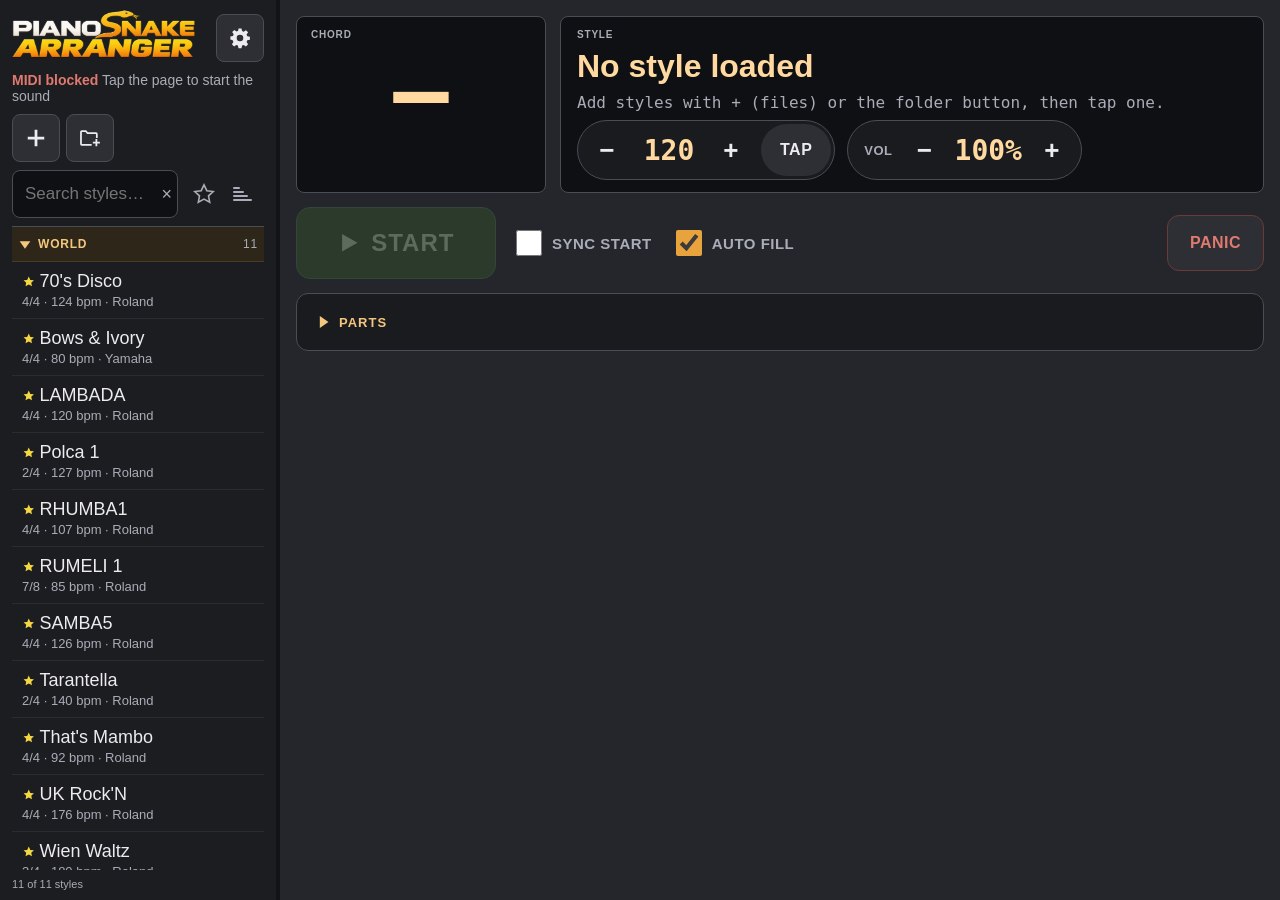
<file: index.html>
<!doctype html>
<html lang="en">
<head>
  <meta charset="utf-8">
  <title>Pianosnake Arranger</title>
  <meta name="viewport" content="width=device-width, initial-scale=1, maximum-scale=1, user-scalable=no">
  <link rel="icon" href="images/icon-192.png">
  <link rel="manifest" href="manifest.json">
  <meta name="theme-color" content="#24262b">
  <!-- The files the page fetches by script (the built-in bank and styles), named here so that an app saving the
       page for offline use (MIDIWeb) saves them too. The page fetches each one through its link (fetchDefault in
       ui/app.js, by data-file), so a saved copy that renames them (MIDIWeb turns ?v=1 into a name) still finds
       them. Keep in step with defaults/; bump a file's ?v= when it changes. No ' in file
       names: MIDIWeb's saved copy can't serve them. -->
  <!-- The built-in synth's scripts: sf-synth.js writes them into its frame from these links' addresses. -->
  <link rel="prefetch" href="synth/lib/libfluidsynth-2.4.6.js?v=1" data-file="synth/lib/libfluidsynth-2.4.6.js">
  <link rel="prefetch" href="synth/lib/js-synthesizer.min.js?v=1" data-file="synth/lib/js-synthesizer.min.js">
  <link rel="prefetch" href="synth/sf-load.js?v=4" data-file="synth/sf-load.js">
  <link rel="prefetch" href="defaults/FreeFont.sf2?v=1" data-file="FreeFont.sf2">
  <link rel="prefetch" href="defaults/library.json?v=4" data-file="library.json">
  <link rel="prefetch" href="defaults/styles/WORLD/70s%20Disco.STL?v=1" data-file="styles/WORLD/70s Disco.STL">
  <link rel="prefetch" href="defaults/styles/WORLD/Polca%201.STL?v=1" data-file="styles/WORLD/Polca 1.STL">
  <link rel="prefetch" href="defaults/styles/WORLD/Tarantella.STL?v=1" data-file="styles/WORLD/Tarantella.STL">
  <link rel="prefetch" href="defaults/styles/WORLD/Thats%20Mambo.STL?v=1" data-file="styles/WORLD/Thats Mambo.STL">
  <link rel="prefetch" href="defaults/styles/WORLD/RHUMBA1.STL?v=1" data-file="styles/WORLD/RHUMBA1.STL">
  <link rel="prefetch" href="defaults/styles/WORLD/SAMBA5.STL?v=1" data-file="styles/WORLD/SAMBA5.STL">
  <link rel="prefetch" href="defaults/styles/WORLD/RUMELI_1.STL?v=1" data-file="styles/WORLD/RUMELI_1.STL">
  <link rel="prefetch" href="defaults/styles/WORLD/UK%20RockN.STL?v=1" data-file="styles/WORLD/UK RockN.STL">
  <link rel="prefetch" href="defaults/styles/WORLD/Wien%20Waltz.STL?v=1" data-file="styles/WORLD/Wien Waltz.STL">
  <link rel="prefetch" href="defaults/styles/WORLD/LAMBADA.STL?v=1" data-file="styles/WORLD/LAMBADA.STL">
  <link rel="prefetch" href="defaults/styles/WORLD/BowIvry.STY?v=1" data-file="styles/WORLD/BowIvry.STY">
  <link rel="stylesheet" href="ui/style.css?v=140">
</head>
<body>
  <aside class="side">
    <div class="brand">
      <div class="logo"><img src="images/logo-small.png?v=3" alt="PianoSnake Arranger" draggable="false"></div>
      <button id="side-gear" class="btn side-gear" type="button" aria-label="MIDI settings" title="MIDI settings" aria-pressed="false">
        <svg viewBox="0 0 16 16" width="16" height="16" aria-hidden="true" fill="currentColor"><path d="M6.9 1h2.2l.4 1.9 1.2.5 1.6-1.1 1.6 1.6-1.1 1.6.5 1.2 1.9.4v2.2l-1.9.4-.5 1.2 1.1 1.6-1.6 1.6-1.6-1.1-1.2.5-.4 1.9H6.9l-.4-1.9-1.2-.5-1.6 1.1-1.6-1.6 1.1-1.6-.5-1.2L1 9.1V6.9l1.9-.4.5-1.2-1.1-1.6 1.6-1.6 1.6 1.1 1.2-.5zM8 5.6a2.4 2.4 0 1 0 0 4.8 2.4 2.4 0 0 0 0-4.8z"/></svg>
      </button>
    </div>
    <div class="status-line"><span id="conn-status" class="status off">Not connected</span> <span id="status-text"></span></div>

    <div class="side-pane" id="pane-styles">
      <div class="lib-tools">
        <!-- Labels for the file inputs, not buttons that click them from code: tapping the label opens the picker
             natively, which iPad web views handle better than a script opening a display:none input. -->
        <label id="lib-import" for="lib-files" class="btn icon" title="Add style files (.sty / .prs / .bcs / .sst / .stl / .sth)">
          <svg viewBox="0 0 16 16" width="16" height="16" aria-hidden="true" fill="currentColor"><path d="M7 2h2v5h5v2H9v5H7V9H2V7h5z"/></svg>
          <span class="sr-only">Add style files</span>
        </label>
        <label id="lib-folder" for="lib-dir" class="btn icon" title="Add every style in a folder" hidden>
          <svg viewBox="0 0 20 16" width="20" height="16" aria-hidden="true" fill="currentColor"><path d="M1 2.5A1.5 1.5 0 0 1 2.5 1h4l1.6 1.8h7.4A1.5 1.5 0 0 1 17 4.3V8h-1.6V4.4H7.4L5.8 2.6H2.6v10.8h8.9V15H2.5A1.5 1.5 0 0 1 1 13.5z"/><path d="M15 9h1.6v2.4H19V13h-2.4v2.4H15V13h-2.4v-1.6H15z"/></svg>
          <span class="sr-only">Add a folder of styles</span>
        </label>
        <!-- accept names the types, so iOS opens Files straight away instead of its Photo / Camera / Files menu (an
             app without camera and photo permissions can crash on that menu). octet-stream = any data file, so the
             style extensions iOS doesn't know aren't greyed out. -->
        <input id="lib-files" class="sr-only" type="file" multiple tabindex="-1" accept=".sty,.STY,.prs,.PRS,.bcs,.BCS,.sst,.SST,.stl,.STL,.sth,.STH,.zip,.ZIP,application/zip,application/octet-stream">
      </div>
      <div class="search">
        <span class="search-box">
          <input id="lib-search" type="text" placeholder="Search styles…" autocomplete="off" autocorrect="off" autocapitalize="off" spellcheck="false">
          <button id="lib-clear" class="clear" type="button" aria-label="Clear search">×</button>
        </span>
        <button id="lib-fav" class="star fav-only" type="button" aria-pressed="false" title="Show only the favorites">
          <svg viewBox="0 0 24 24" width="20" height="20" aria-hidden="true"><path d="M12 2.8l2.8 5.9 6.4.8-4.7 4.4 1.2 6.3L12 17.1l-5.7 3.1 1.2-6.3-4.7-4.4 6.4-.8z"/></svg>
        </button>
        <!-- Sort: lines growing from top to bottom; the select over it opens the system's own picker (iPad too). -->
        <label class="sort" id="lib-sort" title="Sort the styles">
          <svg viewBox="0 0 24 24" width="20" height="20" aria-hidden="true"><path d="M4 6h5M4 10h9M4 14h13M4 18h17"/></svg>
          <select id="lib-browse" aria-label="Sort the styles">
            <option value="none">A–Z</option>
            <option value="folder">Folder</option>
            <option value="tag">Tag</option>
            <option value="meter">Meter</option>
            <option value="bpm">BPM</option>
            <option value="mains">Mains</option>
          </select>
        </label>
      </div>
      <div class="list" id="lib-list" tabindex="0"></div>
      <div class="lib-count" id="lib-count"></div>
    </div>

  </aside>

  <main class="main">
    <!-- Layout "1 · Big controls, PARTS on demand" (the iPad mock-ups, 2026-11-25). -->
    <section class="top-row">
      <div class="chord-panel">
        <div class="chord-label">CHORD</div>
        <div class="chord" id="chord">–</div>
        <div class="counter" id="counter"></div>
      </div>
      <div class="style-panel">
        <button id="style-delete" class="btn style-delete" type="button" aria-label="Delete this style from the library" hidden></button>
        <div class="chord-label">STYLE</div>
        <div class="style-title">
          <button id="style-fav" class="star" type="button" aria-pressed="false" title="Favorite: the ★ above the style list shows only favorites" hidden>
            <svg viewBox="0 0 24 24" width="26" height="26" aria-hidden="true"><path d="M12 2.8l2.8 5.9 6.4.8-4.7 4.4 1.2 6.3L12 17.1l-5.7 3.1 1.2-6.3-4.7-4.4 6.4-.8z"/></svg>
          </button>
          <span class="style-name" id="style-name">No style loaded</span>
          <button id="style-edit" class="style-edit" type="button" aria-label="Style info: rename it, tag it" title="Style info: rename it, tag it" hidden>
            <svg viewBox="0 0 24 24" width="20" height="20" aria-hidden="true"><path d="M4 20h4L19 9l-4-4L4 16zM13.5 6.5l4 4"/></svg>
          </button>
        </div>
        <div class="style-sum" id="style-sum">Add styles with + (files) or the folder button, then tap one.</div>
        <div class="style-pills">
          <div class="tempo pill">
            <button id="tempo-down" class="btn" type="button" aria-label="Slower">−</button>
            <span id="tempo" class="tempo-val" title="Tempo (quarter notes per minute). Tap: the style's own tempo.">120</span>
            <button id="tempo-up" class="btn" type="button" aria-label="Faster">+</button>
            <button id="tap" class="btn tap" type="button" title="Tap the beat (quarter notes) to set the tempo">TAP</button>
          </div>
          <div class="tempo pill" title="The style's overall volume (scales every part's volume). Saved for this style.">
            <span class="vol-label">VOL</span>
            <button id="vol-down" class="btn" type="button" aria-label="Quieter">−</button>
            <span id="vol" class="tempo-val" title="Tap: back to 100%">100%</span>
            <button id="vol-up" class="btn" type="button" aria-label="Louder">+</button>
          </div>
        </div>
      </div>
    </section>
    <section class="sections-panel" id="style-sections"></section>
    <section class="transport">
      <button id="start" class="btn big" type="button" title="Starts with the selected intro; stops with the selected ending (tap again during the ending: stop at once). Tap a selected INTRO or ENDING again for none. Space bar: the same.">START</button>
      <label class="check" title="Start with the first chord you play"><input id="sync" type="checkbox"> SYNC START</label>
      <label class="check" title="Play a fill when changing main"><input id="autofill" type="checkbox" checked> AUTO FILL</label>
      <button id="panic" class="btn panic" type="button" title="Stop every note on all 16 channels (all sound off, all notes off, sustain off)">PANIC</button>
    </section>
    <section class="parts">
      <button id="parts-toggle" class="parts-bar" type="button" aria-expanded="false" aria-controls="style-parts">
        <span class="parts-bar-title"><svg class="tri" viewBox="0 0 10 10" aria-hidden="true"><path d="M3 1.2 8.4 5 3 8.8z"/></svg>PARTS</span><span class="parts-bar-sum" id="parts-sum"></span>
      </button>
      <div id="style-parts" hidden></div>
    </section>
    <section class="info-row">
      <div class="msgs" id="msgs"></div>
    </section>
  </main>

  <!-- A style's name and tags (✎ by its name): kept by its music hash, the file isn't changed. -->
  <div class="modal" id="info-modal" hidden>
    <div class="modal-panel info-panel" id="pane-info" role="dialog" aria-modal="true" aria-labelledby="info-title">
      <div class="settings-head"><span id="info-title">STYLE INFO</span>
        <span class="settings-head-btns">
          <button id="info-close" class="btn ed-nav" type="button" aria-label="Close without saving"><svg viewBox="0 0 24 24" aria-hidden="true"><path d="M5 5l14 14M19 5 5 19"/></svg></button>
        </span>
      </div>
      <label class="field info-field">NAME
        <input id="info-name" type="text" autocomplete="off" autocorrect="off" autocapitalize="off" spellcheck="false" enterkeyhint="done">
      </label>
      <div class="note">Leave NAME empty to use the file's own name.</div>
      <label class="field info-field">TAGS
        <input id="info-tag" type="text" autocomplete="off" autocorrect="off" autocapitalize="off" spellcheck="false" enterkeyhint="done" placeholder="New tag: disco, Russian, E80…">
        <button id="info-add" class="btn" type="button">ADD</button>
      </label>
      <div class="chips" id="info-tags"></div>
      <button id="info-folder-tags" class="btn info-folder-tags" type="button" hidden></button>
      <!-- From the file and the library: shown, not edited here (the tempo is set with + / − and kept per style). -->
      <dl class="info-facts" id="info-facts"></dl>
      <div class="info-btns"><button id="info-save" class="btn on" type="button">SAVE</button></div>
    </div>
  </div>

  <!-- Settings: a window over the whole page (✕, Escape or a tap outside closes it). -->
  <div class="modal" id="settings-modal" hidden>
    <div class="modal-panel" id="pane-settings" role="dialog" aria-modal="true" aria-labelledby="settings-title">
      <div class="settings-head"><span id="settings-title">SETTINGS</span>
        <span class="settings-head-btns">
          <button id="settings-close" class="btn ed-nav" type="button" aria-label="Close the settings"><svg viewBox="0 0 24 24" aria-hidden="true"><path d="M5 5l14 14M19 5 5 19"/></svg></button>
        </span>
      </div>
      <div class="settings-grid">
        <section class="set-group">
          <div class="group-title">KEYBOARD</div>
          <label class="field" title="The MIDI input your keyboard is on.">PORT
            <select id="kb-port"></select>
            <button id="midi-refresh" class="btn port-refresh" type="button" aria-label="Refresh the MIDI ports" title="Get a fresh list of MIDI ports">
              <svg viewBox="0 0 24 24" width="14" height="14" aria-hidden="true" fill="none" stroke="currentColor" stroke-width="2.2" stroke-linecap="round" stroke-linejoin="round"><path d="M20 11a8 8 0 1 0-2.3 5.7"/><path d="M20 4v7h-7"/></svg>
            </button>
          </label>
          <label class="field" title="The channel your keyboard sends on. Any = all channels.">CHANNEL
            <select id="kb-channel"></select>
          </label>
          <div class="field" title="Keys below the split play chords; the split key and above are the right hand.">SPLIT
            <select id="kb-split"></select>
            <button id="kb-learn" class="btn" type="button" aria-pressed="false">LEARN</button>
          </div>
          <label class="check" title="Keep the chord when you let go of the keys, as on arranger keyboards.">
            <input id="chord-memory" type="checkbox" checked> CHORD LATCH
          </label>
          <label class="check" title="While the style is stopped, playing a chord below the split starts it (like SYNC START, but always on).">
            <input id="chord-start" type="checkbox"> CHORD STARTS STYLE
          </label>
        </section>
        <section class="set-group">
          <div class="group-title">OUTPUT</div>
          <label class="field" title="MIDI PORT: send the style to a synth or the host's MIDI input. SOUNDFONT: play it here, through a .sf2 bank on this device.">SOUND
            <select id="out-mode">
              <option value="midi">MIDI PORT</option>
              <option value="synth">SOUNDFONT</option>
            </select>
          </label>
          <label class="field" id="out-port-field" title="Where the style plays: a synth, or the host's MIDI input. Each part has its own channel (see PARTS under the keyboard).">PORT
            <select id="out-port"></select>
          </label>
          <div class="field" id="sf-field" title="A General MIDI bank: .sf2 (not .sf3 or .dls; convert those with Polyphone). It's kept on this device and loads again next time." hidden>BANK
            <!-- A label for the input, as for the style files: iPad web views open the picker more reliably that way.
                 accept names the types, or iOS shows its Photo / Camera menu, which can crash the app. -->
            <label for="sf-file" class="btn">CHOOSE…</label>
            <input id="sf-file" class="sr-only" type="file" tabindex="-1" accept=".sf2,.SF2,application/octet-stream">
            <span class="sf-name" id="sf-name"></span>
          </div>
          <div class="note" id="sf-status" hidden></div>
          <div class="note" id="sf-mem-note" hidden>The page's memory goes up by about the size of the .sf2 file. Smaller files perform better, especially on older devices.</div>
          <label class="check" title="Keep the style playing when you switch to another app or the screen turns off. Off: the style stops then.">
            <input id="play-bg" type="checkbox"> PLAY IN BACKGROUND
          </label>
          <div class="note" id="play-bg-note" hidden>Only works in a browser app that keeps playing sound in the background (MIDIWeb 2.5.0
            does). Elsewhere, the style may drag, stutter or go silent, and what it missed can come out in a burst when
            you come back.</div>
        </section>
        <section class="set-group">
          <div class="group-title">STORAGE</div>
          <div class="note" id="storage-status">Checking…</div>
          <div class="field" title="Save the style library (files, favorites, tempos) as one zip file, to keep a copy or move it to another device.">BACKUP
            <button id="lib-backup" class="btn" type="button" title="Save every style as a zip">ALL</button>
            <button id="lib-backup-fav" class="btn" type="button" title="Save only the favorite (starred) styles as a zip">FAVORITES</button>
          </div>
          <div class="field">LIBRARY
            <!-- A label for the input, as + is: iPad web views often ignore a script opening a hidden file input. -->
            <label id="lib-restore" for="lib-zip" class="btn" title="Add the styles from a backup zip, or from any zip of .sty / .stl / .sth files">RESTORE</label>
            <input id="lib-zip" class="sr-only" type="file" tabindex="-1" accept=".zip,.ZIP,application/zip,application/octet-stream">
        <button id="lib-clear-all" class="btn danger" type="button" title="Remove every style from the library on this device. Save a backup first if you want to keep a copy.">CLEAR ALL</button>
          </div>
        </section>
        <section class="set-group wide">
          <div class="group-title">CONTROLS</div>
          <div class="note">Play the buttons from a foot switch, pads or a controller: tap LEARN, then press the switch (a CC, note or program change).</div>
          <div id="controls-list"></div>
        </section>
      </div>
    </div>
  </div>

  <script src="play/chord-names.js?v=3"></script>
  <script src="play/chord-detector.js?v=49"></script>
  <script src="play/keyboard-input.js?v=3"></script>
  <script src="play/midi-ports.js?v=75"></script>
  <script src="library/smf.js?v=3"></script>
  <script src="library/style.js?v=46"></script>
  <script src="library/sty-reader.js?v=24"></script>
  <script src="library/stl-reader.js?v=62"></script>
  <script src="library/style-files.js?v=21"></script>
  <script src="library/style-library.js?v=50"></script>
  <script src="library/zip.js?v=9"></script>
  <script src="library/library-backup.js?v=49"></script>
  <script src="play/meter.js?v=4"></script>
  <script src="play/transposer.js?v=3"></script>
  <script src="play/section-flow.js?v=101"></script>
  <script src="play/gm-names.js?v=57"></script>
  <script src="play/channel-map.js?v=68"></script>
  <script src="play/player.js?v=110"></script>
  <script src="synth/sf-synth.js?v=25"></script>
  <script src="play/controls.js?v=76"></script>
  <script src="play/outbox.js?v=5"></script>
  <script src="ui/app.js?v=185"></script>
</body>
</html>
</file>
<file: ui/style.css>
/* Layout and controls follow the gokeys / rk100s / jt4000m pages.
   iPad (AUv3 WebKit, iOS 15) is older than desktop WebKit: no container units/queries, no `inset`; use % and @media.
   System fonts only: pages inside the plugin have no internet. */
:root {
  --bg: #24262b;
  --side: #1c1d21;
  --side-dark: #121316;
  --panel: #2d2f35;
  --border: #4a4d56;
  --accent: #e8a33d;
  --accent-soft: #f5c77e;
  --on-accent: #2a1a03;
  --text: #ececef;
  --text-dim: #a9adb8;
  --lcd: #0f1013;
  --lcd-text: #ffd9a0;
  --title-font: "Arial Black", "Helvetica Neue", Helvetica, sans-serif;
  --lcd-font: "Menlo", "Consolas", monospace;
  --ui-font: -apple-system, "Helvetica Neue", Helvetica, Arial, sans-serif;
}
* { box-sizing: border-box; }
* { -webkit-user-drag: none; }
[hidden] { display: none !important; }
html, body { height: 100%; }
@media (min-width: 641px) {
  html, body { overflow: hidden; }
  body { position: fixed; top: 0; left: 0; right: 0; bottom: 0; }
}
html { touch-action: pan-x pan-y; }
body {
  -webkit-user-select: none; user-select: none; -webkit-touch-callout: none; -webkit-tap-highlight-color: transparent;
  margin: 0; display: flex; font-family: var(--ui-font); font-size: 13px; background: var(--bg); color: var(--text);
}

/* ---------- left column ---------- */
.side {
  width: 260px; flex: none; height: 100%; display: flex; flex-direction: column; gap: 8px;
  background: var(--side); padding: 10px 8px 6px; border-right: 4px solid var(--side-dark);
}
.brand { display: flex; align-items: flex-start; gap: 12px; }
.logo { display: flex; align-items: center; min-width: 0; }
.logo img { display: block; height: 44px; width: auto; max-width: 100%; object-fit: contain; object-position: left center;
  transform: translateY(-8%); }   /* images/logo-small.png: the logo trimmed, 600 x 157. Raised a little: the snake head on top made the words sit low of the gear's center */
.brand .side-gear { margin-left: auto; padding: 5px 7px; }   /* top right (.brand: beats the .btn margin below) */

.status-line { font-size: 11px; color: var(--text-dim); min-height: 14px; }
.status { font-weight: 700; }
.status.on { color: #7fd17f; }
.status.off { color: #e0796f; }
.side-pane { display: flex; flex-direction: column; gap: 8px; min-height: 0; flex: 1; overflow-y: auto; }
.pane-title, .group-title { font: 700 10px var(--ui-font); color: var(--text-dim); letter-spacing: .8px; }
.group-title { margin-top: 8px; border-top: 1px solid var(--border); padding-top: 8px; }
.empty, .note { color: var(--text-dim); font-size: 12px; line-height: 1.4; }
.settings-head { display: flex; align-items: center; justify-content: space-between; font: 700 11px var(--ui-font); letter-spacing: .8px; }

.field { display: flex; align-items: center; gap: 6px; font: 700 10px var(--ui-font); color: var(--text-dim); letter-spacing: .5px; }
.field select {
  -webkit-appearance: none; appearance: none; border-radius: 0; margin: 0 0 0 auto; cursor: pointer; min-width: 0; max-width: 150px;
  background: var(--lcd); color: var(--lcd-text); -webkit-text-fill-color: var(--lcd-text); border: 1px solid var(--border);
  font: 14px/20px var(--lcd-font); padding: 1px 6px; text-align: center;
}
#kb-port { flex: 1; max-width: none; text-align: left; }
.field .btn { margin-left: 0; }
.field select + .btn { margin-left: 0; }
.field > .btn:only-of-type { margin-left: auto; }
#lib-backup { margin-left: auto; }
#lib-restore { margin-left: auto; }
.btn.danger { color: #e0796f; border-color: #6b3b37; }
.btn.icon { padding: 4px 9px; line-height: 0; }
.btn.danger.confirm { background: #6b3b37; color: #fff; }
.ctl-row { border-bottom: 1px solid #2a2c31; padding: 4px 0; display: flex; flex-direction: column; gap: 3px; }
.ctl-line { display: flex; align-items: center; gap: 4px; }
.ctl-name { width: 118px; font-size: 12px; color: var(--text); }
.ctl-what { flex: 1; min-width: 0; font: 11px var(--lcd-font); color: var(--text-dim); white-space: nowrap; overflow: hidden; text-overflow: ellipsis; }
.ctl-row.set .ctl-what { color: var(--lcd-text); }
.ctl-row .btn { min-height: 22px; padding: 1px 6px; font-size: 10px; }
.ctl-row select {
  -webkit-appearance: none; appearance: none; border-radius: 0; margin: 0; cursor: pointer; flex: 1; min-width: 0;
  background: var(--lcd); color: var(--lcd-text); -webkit-text-fill-color: var(--lcd-text); border: 1px solid var(--border);
  font: 11px/18px var(--lcd-font); padding: 0 4px;
}
.ctl-row [data-learn][aria-pressed="true"] { animation: blink .5s steps(1) infinite; }

.btn {
  -webkit-appearance: none; appearance: none; border-radius: 3px; cursor: pointer; margin: 0;
  background: var(--panel); color: var(--text); border: 1px solid var(--border);
  font: 700 11px var(--ui-font); letter-spacing: .5px; padding: 5px 9px; min-height: 28px;
}
.btn:active { background: var(--border); }
.btn[aria-pressed="true"], .btn.on { background: var(--accent); color: var(--on-accent); border-color: var(--accent); }
.ed-nav { min-height: 24px; padding: 2px 7px; }

/* ---------- style library ---------- */
.lib-tools { display: flex; gap: 6px; align-items: center; }
.search { display: flex; align-items: center; gap: 4px; position: relative; }
.search input {
  flex: 1; min-width: 0; background: var(--lcd); color: var(--text); border: 1px solid var(--border); border-radius: 0;
  font: 14px var(--ui-font); padding: 6px 24px 6px 8px; -webkit-appearance: none; appearance: none;
}
.search-box { position: relative; flex: 1; min-width: 0; display: flex; align-items: center; }
.search .clear { position: absolute; right: 2px; background: none; border: 0; color: var(--text-dim); font-size: 18px; cursor: pointer; padding: 0 4px; }
.star { background: none; border: 0; cursor: pointer; padding: 2px; color: var(--text-dim); line-height: 0; }
.star svg path { fill: none; stroke: currentColor; stroke-width: 1.6; }
.star[aria-pressed="true"] { color: var(--accent); }
.star[aria-pressed="true"] svg path { fill: currentColor; }
.list { flex: 1; min-height: 0; overflow-y: auto; -webkit-overflow-scrolling: touch; border-top: 1px solid var(--border); }
.folder {
  position: -webkit-sticky; position: sticky; top: 0; z-index: 1; display: flex; align-items: center; gap: 6px; cursor: pointer;
  background: #2e2619; color: var(--accent-soft); font: 700 10px/22px var(--ui-font); letter-spacing: .8px;
  text-transform: uppercase; padding: 0 6px; border-bottom: 1px solid #4a3b22;
}
/* The open / closed triangle (folder headers, PARTS): drawn, so it has a real size on iOS; turned down when open. */
.tri { width: 14px; height: 14px; flex: none; fill: currentColor; transition: transform .15s; }
[aria-expanded="true"] .tri { transform: rotate(90deg); }
.folder-name { flex: 1; min-width: 0; white-space: nowrap; overflow: hidden; text-overflow: ellipsis; }
.folder-count { color: var(--text-dim); font-weight: 400; }
.row { display: flex; align-items: center; gap: 6px; padding: 6px 2px; border-bottom: 1px solid #2a2c31; cursor: pointer; }
.row.on { background: #4a3a22; box-shadow: inset 3px 0 0 var(--accent); }
.row.on .row-name { color: var(--accent-soft); }
.row .row-main { flex: 1; min-width: 0; }
.row .row-name { font-size: 13px; white-space: nowrap; overflow: hidden; text-overflow: ellipsis; }
.row .row-star { width: .75em; height: .75em; fill: #f5d742; margin-right: 4px; vertical-align: -1px; }   /* a favourite: yellow */
.row .row-sub { font-size: 11px; color: var(--text-dim); white-space: nowrap; overflow: hidden; text-overflow: ellipsis; }

.lib-count { font-size: 11px; color: var(--text-dim); }

/* ---------- main ---------- */
.main { flex: 1; min-width: 0; display: flex; flex-direction: column; gap: 12px; padding: 12px; overflow-y: auto; }
.top-row { display: flex; gap: 12px; align-items: flex-start; }
.chord-panel, .style-panel { background: var(--lcd); border: 1px solid var(--border); border-radius: 4px; padding: 10px 16px 14px; }
.chord-panel { flex: none; width: 33.333%; display: flex; flex-direction: column; align-items: center; }
.style-panel { flex: 1; min-width: 0; display: flex; flex-direction: column; gap: 6px; position: relative; }
.style-delete { position: absolute; top: 6px; right: 6px; min-height: 26px; padding: 3px 7px; color: var(--text-dim); line-height: 0; }
.style-delete.confirm { color: #e0796f; border-color: #6b3b37; line-height: normal; font-size: 10px; width: auto; padding: 0 8px; white-space: nowrap; }   /* DELETE? fits: the button grows to the left */
.style-title { display: flex; align-items: center; gap: 6px; padding-right: 64px; min-width: 0; }
.style-name { min-width: 0; font: 700 22px var(--ui-font); color: var(--lcd-text); white-space: nowrap; overflow: hidden; text-overflow: ellipsis; }
.style-sum { font: 12px var(--lcd-font); color: var(--text-dim); }
.sections { display: flex; flex-wrap: wrap; gap: 10px; margin-top: 6px; }
.sec-group { display: flex; flex-direction: column; gap: 4px; }
.sec-group .sec-title { font: 700 9px var(--ui-font); color: var(--text-dim); letter-spacing: .8px; }
.sec-group .sec-btns { display: flex; gap: 3px; }
.sec { min-width: 34px; }
.sec:disabled { opacity: .3; cursor: default; }
.sec.sel { border-color: var(--accent); color: var(--accent-soft); }             /* the main START leads to */
.sec.next { border-color: var(--accent); }                                       /* where a one-shot goes next */
.sec.pending { animation: blink .5s steps(1) infinite; }                         /* switches at the next bar line */
@keyframes blink { 50% { background: var(--accent); color: var(--on-accent); } }
.transport { display: flex; flex-wrap: wrap; align-items: center; gap: 8px; margin-top: 8px; }
.btn.big { min-width: 76px; min-height: 34px; font-size: 13px; }
#start.on { background: #7fd17f; border-color: #7fd17f; color: #0d230d; }
.tempo { display: flex; align-items: center; gap: 4px; }
/* Pillboxes: related buttons in one rounded box (tempo + TAP, volume, the INTRO / MAIN / ENDING letters). */
.pill { display: inline-flex; align-items: center; gap: 2px; padding: 2px; border: 1px solid var(--border); border-radius: 999px; background: #1a1b1f; }
.pill .btn { border-radius: 999px; border-color: transparent; background: transparent; min-height: 26px; }
.pill .btn:active { background: var(--border); }
.pill .btn[aria-pressed="true"], .pill .btn.on { background: var(--accent); color: var(--on-accent); border-color: var(--accent); }
.pill .sec:disabled { opacity: .25; }
.pill .sec.sel, .pill .sec.next { border-color: var(--accent); }
.pill .vol-label { padding-left: 8px; }
.vol-label { font: 700 10px var(--ui-font); color: var(--text-dim); letter-spacing: .5px; margin-right: 2px; }
.tempo-val { font: 700 16px var(--lcd-font); color: var(--lcd-text); min-width: 40px; text-align: center; cursor: pointer; }
.counter { font: 16px var(--lcd-font); color: var(--lcd-text); letter-spacing: 1px; white-space: nowrap; display: flex; align-items: center;
  max-width: 100%; overflow: hidden; }   /* never past the CHORD box: app.js shrinks the type to fit (fitCounter) */
.counter .bar { color: var(--text-dim); margin-right: 6px; }
/* The beat dots are drawn, not "●": iOS puts that character's fallback glyph low, under the bar number and the chord. */
.counter .p { display: inline-block; width: .6em; height: .6em; margin: 0 .2em; border-radius: 50%; background: currentColor; flex: none; color: #555; }
.counter .p.g { color: #888; }
.counter .p.on { color: var(--accent); }
.counter .sep { color: #444; margin: 0 1px; }
.btn.panic { margin-left: auto; color: #e0796f; border-color: #6b3b37; }
.info-row { display: flex; gap: 12px; align-items: flex-start; }
.parts { font-size: 12px; color: var(--text-dim); margin-top: 10px; border-top: 1px solid #2a2c31; padding-top: 8px; }
.part-row { display: grid; grid-template-columns: 76px 56px 78px 44px 74px minmax(0, 1fr); align-items: center; column-gap: 8px; padding: 2px 0; }
.part-row .part-name { color: var(--text); }
.part-row.part-head { font: 700 9px var(--ui-font); color: var(--text-dim); letter-spacing: .6px; border-bottom: 1px solid #2a2c31; padding-bottom: 3px; margin-bottom: 2px; }
/* PRG CHANGE (3rd column) and MUTE (4th): checkbox and heading centred in their column. */
.part-row .check { justify-self: center; }
.part-row.part-head > span:nth-child(3), .part-row.part-head > span:nth-child(4) { text-align: center; }
.part-row .part-voice { flex: 1; min-width: 0; font: 11px var(--lcd-font); white-space: nowrap; overflow: hidden; text-overflow: ellipsis; }
.part-row .part-sound { min-width: 0; display: flex; }
/* SOUND: the style's own (dim) or a channel override (lit). */
.part-row select[data-sound] { width: 100%; min-width: 0; text-align: left; text-overflow: ellipsis; color: var(--text-dim); -webkit-text-fill-color: var(--text-dim); font-size: 13px; }
.part-row select[data-sound].override { color: var(--lcd-text); -webkit-text-fill-color: var(--lcd-text); border-color: var(--accent); }
.part-row select {
  -webkit-appearance: none; appearance: none; border-radius: 0; margin: 0; cursor: pointer; width: 48px; text-align: center;
  background: var(--lcd); color: var(--lcd-text); -webkit-text-fill-color: var(--lcd-text); border: 1px solid var(--border);
  font: 13px/20px var(--lcd-font); padding: 1px 4px;
}
.part-row select[data-vel] { width: 58px; }
.part-row select[data-ch] { width: 48px; }
.part-row .btn { min-height: 24px; padding: 2px 6px; font-size: 10px; }
.part-row.active .part-name { color: var(--accent-soft); }
.msgs { flex: 1; font-size: 12px; color: var(--text-dim); line-height: 1.5; max-height: 200px; overflow-y: auto; }
.msgs .warn { color: #e0b46f; }
.chord-label { align-self: flex-start; font: 700 10px var(--ui-font); color: var(--text-dim); letter-spacing: .8px; }
.chord { font: 700 80px/1.1 var(--lcd-font); color: var(--lcd-text); min-height: 90px; white-space: nowrap; }

@media (max-width: 640px) {
  body { flex-direction: column; }
  .side { width: auto; height: auto; border-right: 0; border-bottom: 4px solid var(--side-dark); }
  .chord { font-size: 64px; min-height: 72px; }
  .top-row, .info-row { flex-direction: column; }
  .chord-panel { width: auto; }
  .list { max-height: 40vh; }
}

/* ---------- settings window ---------- */
.modal {
  position: fixed; top: 0; left: 0; right: 0; bottom: 0; z-index: 50; background: rgba(0, 0, 0, .55);
  display: flex; align-items: flex-start; justify-content: center; padding: 24px 16px; overflow-y: auto;
  -webkit-overflow-scrolling: touch;
}
.modal-panel {
  width: 100%; max-width: 980px; background: var(--side); border: 1px solid var(--border); border-radius: 6px;
  padding: 12px 16px 16px; box-shadow: 0 12px 40px rgba(0, 0, 0, .5);
}
.modal-panel .settings-head { font-size: 13px; margin-bottom: 10px; }
.settings-grid { display: grid; grid-template-columns: repeat(auto-fit, minmax(290px, 1fr)); gap: 12px; align-items: start; }
.set-group { background: var(--panel-2, #24262b); border: 1px solid #34363c; border-radius: 4px; padding: 8px 10px 10px; display: flex; flex-direction: column; gap: 8px; }
.set-group .group-title { margin: 0 0 2px; border-top: 0; padding-top: 0; color: var(--accent-soft); }
.set-group.wide { grid-column: 1 / -1; }
/* The controls list in columns when there's room, top to bottom, then the next column. */
.set-group.wide #controls-list { columns: 280px 3; column-gap: 16px; }
.set-group.wide #controls-list .ctl-row { -webkit-column-break-inside: avoid; break-inside: avoid; }
@media (max-width: 640px) {
  .modal { padding: 0; }
  .modal-panel { border: 0; border-radius: 0; min-height: 100%; box-shadow: none; }   /* full screen: no outline */
}

/* Checkboxes for on / off settings. */
.check { display: flex; align-items: center; gap: 8px; font: 700 10px var(--ui-font); color: var(--text-dim); letter-spacing: .5px; cursor: pointer; }
.check input { width: 16px; height: 16px; margin: 0; accent-color: var(--accent); cursor: pointer; }
.check.small { gap: 4px; font-size: 9px; }
.check.small input { width: 13px; height: 13px; }
.transport .check { font-size: 11px; padding: 0 4px; }
.part-row .check { flex: none; }

.parts-sound-head { display: flex; align-items: center; justify-content: space-between; gap: 8px; }
/* DEFAULTS, under the last part: greyed out when the style has no PARTS setup of its own. */
.parts-foot { display: flex; justify-content: flex-end; border-top: 1px solid #2a2c31; margin-top: 4px; padding-top: 6px; }
.parts-foot .btn { min-height: 28px; padding: 0 12px; font-size: 11px; }
.parts-foot .btn:disabled { opacity: .35; cursor: default; }

/* A switch assigned to more than one action. */
.ctl-row.clash .ctl-name, .ctl-row.clash .ctl-what { color: #e0796f; }
.ctl-row.clash { background: rgba(224, 121, 111, .08); }


/* ==========================================================================================================
   Layout "1 · Big controls, PARTS on demand" (chosen 2026-11-25 from the iPad mock-ups). Overrides the sizes
   above: touch targets 44 px and up, bigger type, the bar counter under the keyboard in the CHORD box.
   ========================================================================================================== */
.side { width: 280px; gap: 10px; padding: 14px 12px 10px; }
.logo img { height: 48px; }
.brand { align-items: center; }
.brand .side-gear { width: 48px; height: 48px; padding: 0; display: flex; align-items: center; justify-content: center; border-radius: 8px; }
.brand .side-gear svg { width: 22px; height: 22px; }
.status-line { font-size: 14px; }
.lib-tools .btn.icon { width: 48px; height: 48px; padding: 0; display: flex; align-items: center; justify-content: center; border-radius: 8px; }
.lib-tools .btn.icon svg { width: 22px; height: 22px; }
.search-box input { height: 48px; font-size: 17px; border-radius: 8px; padding-left: 12px; }
.search .star, .search .sort { width: 44px; height: 44px; display: flex; align-items: center; justify-content: center; }
.search .star svg, .search .sort svg { width: 24px; height: 24px; }
.folder { font-size: 12px; line-height: 34px; }
.row { padding: 9px 10px; }
.row .row-name { font-size: 18px; }
.row .row-sub { font-size: 13px; margin-top: 2px; }

.main { gap: 14px; padding: 16px; }
.top-row { align-items: stretch; gap: 14px; }
.chord-panel { width: 250px; flex: none; border-radius: 8px; padding: 12px 14px; gap: 6px; }
.chord { font-size: 92px; line-height: 1; min-height: 92px; width: 100%; text-align: center; white-space: nowrap; overflow: hidden; }
.chord-panel .counter { margin-top: 4px; font-size: 20px; min-height: 26px; justify-content: center; }
.style-panel { border-radius: 8px; padding: 12px 16px; gap: 8px; }
.style-title { gap: 10px; }
.style-name { font-size: 32px; }
.style-sum { font-size: 16px; }
.style-delete { width: 44px; height: 44px; top: 10px; right: 10px; }
.style-pills { display: flex; flex-wrap: wrap; gap: 12px; margin-top: auto; }
.tempo.pill { padding: 3px; gap: 4px; border-radius: 30px; }
.tempo.pill .btn { width: 52px; height: 52px; min-height: 52px; padding: 0; border-radius: 26px; font-size: 26px; }
.tempo.pill .btn.tap { width: auto; padding: 0 18px; font-size: 16px; background: #2d2f35; }
.tempo.pill .tempo-val { font-size: 28px; min-width: 64px; }
.tempo.pill .vol-label { font-size: 13px; padding-left: 13px; }

.sections-panel { background: var(--lcd); border: 1px solid var(--border); border-radius: 8px; padding: 14px 16px; display: flex; flex-direction: column; gap: 14px; }
.sections-panel:empty { display: none; }
.sec-row { display: flex; align-items: flex-end; gap: 18px; }
.sec-spacer { flex: 1; }
.sec-group { display: flex; flex-direction: column; gap: 6px; }
.sec-group .sec-title { font: 700 12px var(--ui-font); letter-spacing: 1px; color: var(--text-dim); }
.sec-group .sec-btns { display: flex; gap: 6px; }
.sections-panel .sec { width: 72px; height: 72px; min-height: 72px; border-radius: 12px; font-size: 24px; padding: 0; }
.sections-panel .sec.wide { width: 110px; font-size: 18px; }
.sec-mains { display: grid; grid-template-columns: repeat(4, minmax(0, 1fr)); gap: 8px; }
.sections-panel .sec-mains .sec { width: auto; height: 84px; border-radius: 14px; font-size: 30px; }
.sections-panel .sec:disabled { opacity: 1; background: #1f2024; border-color: #34363c; color: #5d616b; }

.transport { display: flex; align-items: center; gap: 16px; margin-top: 0; }
.transport .btn.big { width: 200px; height: 72px; min-height: 72px; border-radius: 14px; font-size: 24px; font-weight: 800; letter-spacing: 1px; }
.transport .check { font-size: 15px; height: 56px; gap: 10px; }
.transport .check input { width: 26px; height: 26px; }
.transport .btn.panic { margin-left: auto; height: 56px; padding: 0 22px; border-radius: 12px; font-size: 16px; }

/* PARTS: one box, the bar on top and the table opening inside it, under a line. */
.parts { margin-top: 0; padding-top: 0; display: flex; flex-direction: column; gap: 0; border: 1px solid var(--border); border-radius: 12px;
  background: #1a1b1f; overflow: hidden; flex: none; }   /* flex: none: in the main column, overflow: hidden let it shrink */
.parts-bar { flex: none; display: flex; align-items: center; gap: 14px; height: 56px; padding: 0 18px; margin: 0; width: 100%; border: 0; border-radius: 0;
  background: none; color: var(--text-dim); font: 16px var(--ui-font); cursor: pointer; text-align: left; }
.parts-bar-title { display: inline-flex; align-items: center; gap: 8px; font: 700 13px var(--ui-font); letter-spacing: 1px; color: var(--accent-soft); }
.parts-bar .tri { width: 16px; height: 16px; }
#style-parts { background: none; border: 0; border-top: 1px solid var(--border); border-radius: 0; padding: 10px 18px; }
.part-row { font-size: 15px; padding: 4px 0; }
.part-row select { height: 36px; font-size: 16px; }
.part-row .check input { width: 22px; height: 22px; }

@media (max-width: 640px) {
  .side { width: auto; }
  .chord-panel { width: auto; }
  .sec-row { flex-wrap: wrap; }
}

.settings-head-btns { display: flex; gap: 8px; }
.settings-head-btns .btn { width: 44px; height: 44px; padding: 0; display: flex; align-items: center; justify-content: center; }
#midi-refresh.spin svg { animation: spin .4s linear; }
@keyframes spin { to { transform: rotate(360deg); } }

/* Hidden from sight but not display:none (file inputs opened through their label). */
.sr-only { position: absolute; width: 1px; height: 1px; padding: 0; margin: -1px; overflow: hidden; clip: rect(0 0 0 0); white-space: nowrap; border: 0; opacity: 0; }
label.btn.icon { cursor: pointer; }

/* Narrow screens (an iPad in portrait: about 490 px right of the list): CHORD and STYLE stack full width, so the
   tempo and VOL pills fit; INTRO / ENDING buttons are 64 px so both groups share a line, FILL and BREAK wrap below;
   the transport row wraps instead of running off the edge. */
@media (max-width: 1000px) {
  .top-row { flex-direction: column; }
  .chord-panel { width: auto; }
  .style-panel { min-width: 0; }
  .style-name { font-size: 28px; }
  .style-pills > .pill { max-width: 100%; }
  .sec-row { flex-wrap: wrap; gap: 12px; }
  .sec-spacer { display: none; }
  .sections-panel .sec { width: 64px; height: 64px; min-height: 64px; font-size: 22px; }
  .sections-panel .sec.wide { width: auto; flex: 1 1 120px; }
  .sections-panel .sec-mains .sec { height: 76px; }
  .transport { flex-wrap: wrap; row-gap: 8px; }
  .transport .btn.big { width: 170px; }
}
.parts-bar-title { white-space: nowrap; flex: none; }
/* ✕ closes the settings: the same size as the gear that opens them (48 px, 36 px narrow), drawn, not a character. */
.settings-head-btns #settings-close, .settings-head-btns #info-close { width: 48px; height: 48px; border-radius: 8px; }
#settings-close svg, #info-close svg { width: 22px; height: 22px; fill: none; stroke: currentColor; stroke-width: 2.4; stroke-linecap: round; }
@media (max-width: 640px) {
  .settings-head-btns #settings-close, .settings-head-btns #info-close { width: 36px; height: 36px; }
  #settings-close svg, #info-close svg { width: 18px; height: 18px; }
}
.settings-title-wrap { display: flex; align-items: center; gap: 12px; }
.settings-title-wrap #midi-refresh { width: 44px; height: 44px; padding: 0; display: flex; align-items: center; justify-content: center; }
#start { background: #7fd17f; border-color: #7fd17f; color: #0d230d; }
#start:disabled { background: #2b3a2b; border-color: #34463a; color: #5d6b5d; }
/* The beat counter sits halfway between the keyboard and the bottom of the CHORD box. */
.chord-panel .counter { margin-top: auto; margin-bottom: auto; }
/* Playing: the button reads STOP and turns red. */
#start.on { background: #e0514a; border-color: #e0514a; color: #fff; }
#start { display: inline-flex; align-items: center; justify-content: center; gap: 12px; }
#start .start-icon { width: 0.9em; height: 0.9em; flex: none; }
/* The small refresh button after the keyboard PORT menu. */
#midi-refresh.port-refresh { width: 30px; height: 30px; min-height: 30px; padding: 0; flex: none; display: inline-flex; align-items: center; justify-content: center; border-radius: 6px; margin-left: 6px; }
/* Very narrow (Split View beside a chord chart, phones): the performance controls first and compact enough to fit
   one screen: chord + keyboard + counter on one line, the style name and pills, every section button, START; the
   PARTS bar and the style list come after (the page scrolls). */
@media (max-width: 640px) {
  html, body { height: auto; overflow-x: hidden; overflow-y: auto; }
  body { flex-direction: column; }
  .main { order: 1; overflow: visible; padding: 10px; gap: 10px; }
  .side { order: 2; width: auto; height: auto; align-self: stretch; border-bottom: 0; border-top: 4px solid var(--side-dark); }
  .list { max-height: 70vh; }
  .top-row { flex-direction: column; gap: 10px; }
  .chord-panel { width: auto; flex-direction: row; align-items: center; gap: 12px; padding: 8px 12px; }
  .chord-panel .chord-label, .style-panel > .chord-label, .style-sum { display: none; }
  .chord { font-size: 48px; min-height: 48px; width: 120px; flex: none; }
  .chord-panel .counter { margin: 0; font-size: 16px; min-height: 0; flex: 0 1 auto; min-width: 0; }   /* the room beside the chord */
  .style-panel { padding: 8px 12px; gap: 6px; }
  .style-delete { width: 36px; height: 36px; top: 6px; right: 6px; }
  .style-title { padding-right: 44px; }
  .style-name { font-size: 22px; }
  .style-pills { gap: 8px; margin-top: 4px; }
  .tempo.pill .btn { width: 44px; height: 44px; min-height: 44px; font-size: 22px; }
  .tempo.pill .btn.tap { padding: 0 12px; font-size: 14px; }
  .tempo.pill .tempo-val { font-size: 22px; min-width: 48px; }
  .sections-panel { padding: 10px; gap: 8px; }
  .sec-row { flex-wrap: wrap; gap: 8px 12px; }
  .sec-spacer { display: none; }
  .sections-panel .sec { width: 56px; height: 56px; min-height: 56px; font-size: 20px; border-radius: 10px; }
  .sections-panel .sec.wide { width: auto; flex: 1 1 100px; font-size: 16px; }
  .sections-panel .sec-mains .sec { width: auto; height: 64px; font-size: 26px; }
  .transport { gap: 10px; flex-wrap: wrap; }
  .transport .btn.big { width: 140px; height: 56px; min-height: 56px; font-size: 20px; }
  .transport .check { height: 44px; font-size: 13px; }
  .transport .btn.panic { height: 48px; padding: 0 14px; }
}
/* Very narrow: one line per style row: the name, then "4/4 · 124 bpm · Roland" small on the right. */
@media (max-width: 640px) {
  .row { padding: 10px 12px; }
  .row .row-main { display: flex; align-items: baseline; gap: 10px; min-width: 0; }
  .row .row-name { flex: 1; min-width: 0; white-space: nowrap; overflow: hidden; text-overflow: ellipsis; }
  .row .row-sub { flex: none; margin-top: 0; white-space: nowrap; }
}

/* OUTPUT › BANK: the loaded SoundFont's name, cut short when it's long. */
.sf-name { flex: 1; min-width: 0; overflow: hidden; text-overflow: ellipsis; white-space: nowrap; font-weight: 400; color: var(--text); letter-spacing: 0; }
#sf-status.warn { color: #e0796f; }
#play-bg-note { color: #e0b46f; }

/* Very narrow, one screen (iPad Split View beside a chord chart, about 507 x 744): the header and the style list back
   on top, made short (the list scrolls inside a few rows), and every control compact enough that the whole arranger
   fits without scrolling the page. The header is one line: the logo, the connection status, the gear. */
@media (max-width: 640px) {
  .side { order: 0; display: grid; grid-template-columns: auto minmax(0, 1fr) auto; align-items: center; column-gap: 10px; row-gap: 6px;
    padding: 6px 10px 8px; border-top: 0; border-bottom: 4px solid var(--side-dark); }
  .main { order: 1; padding: 8px 10px 10px; gap: 8px; }
  .brand { display: contents; }
  .logo { grid-column: 1; grid-row: 1; }
  .logo img { height: 32px; }
  .status-line { grid-column: 2; grid-row: 1; font-size: 12px; min-height: 0; white-space: nowrap; overflow: hidden; text-overflow: ellipsis; }
  .brand .side-gear { grid-column: 3; grid-row: 1; width: 36px; height: 36px; }
  .brand .side-gear svg { width: 18px; height: 18px; }
  .side-pane { grid-column: 1 / -1; flex-direction: row; flex-wrap: wrap; align-items: center; gap: 6px; overflow: visible; }
  .lib-tools { flex: none; }
  .lib-tools .btn.icon { width: 36px; height: 36px; }
  .lib-tools .btn.icon svg { width: 18px; height: 18px; }
  .search { flex: 1; min-width: 0; }
  .search-box input { height: 36px; font-size: 15px; }
  .search .star, .search .sort { width: 36px; height: 36px; }
  .search .star svg, .search .sort svg { width: 20px; height: 20px; }
  .list { flex: none; width: 100%; height: 160px; max-height: none; }   /* about 5 styles */
  .folder { line-height: 28px; }
  .row { padding: 5px 10px; }
  .row .row-name { font-size: 15px; }
  .row .row-sub { font-size: 11px; }
  .lib-count { display: none; }

  .top-row { gap: 8px; }
  .chord-panel { padding: 4px 10px; }
  .chord { font-size: 36px; line-height: 1; min-height: 36px; width: 104px; }   /* the box fits the letters: the dots line up with their middle */
  .style-panel { padding: 6px 10px; gap: 4px; }
  .style-delete { width: 32px; height: 32px; }
  .style-name { font-size: 18px; }
  .style-title .star svg { width: 20px; height: 20px; }
  .style-pills { margin-top: 2px; }
  .tempo.pill .btn { width: 38px; height: 38px; min-height: 38px; font-size: 20px; }
  .tempo.pill .tempo-val { font-size: 20px; min-width: 44px; }
  .sections-panel { padding: 8px 10px; gap: 6px; }
  .sec-row { gap: 6px 12px; }
  .sec-group { gap: 3px; }
  .sec-group .sec-title { font-size: 10px; }
  .sections-panel .sec { width: 48px; height: 44px; min-height: 44px; font-size: 18px; border-radius: 9px; }
  .sections-panel .sec.wide { height: 40px; min-height: 40px; font-size: 15px; flex: 1 1 40%; }   /* FILL and BREAK share the next line */
  .sections-panel .sec-mains { gap: 6px; }
  .sections-panel .sec-mains .sec { height: 48px; min-height: 48px; font-size: 22px; border-radius: 10px; }
  .transport { gap: 8px; flex-wrap: nowrap; }
  .transport .btn.big { width: 118px; height: 44px; min-height: 44px; font-size: 17px; border-radius: 10px; gap: 8px; }
  .transport .check { height: 40px; font-size: 11px; gap: 6px; padding: 0; }
  .transport .check input { width: 22px; height: 22px; }
  .transport .btn.panic { height: 40px; padding: 0 10px; font-size: 13px; border-radius: 10px; }
  .parts { border-radius: 10px; }
  .parts-bar { height: 40px; padding: 0 12px; font-size: 13px; gap: 10px; }
  #style-parts { padding: 8px 12px; }
  .parts-bar-sum { white-space: nowrap; overflow: hidden; text-overflow: ellipsis; min-width: 0; }
  .info-row:empty, .msgs:empty { display: none; }
  /* Tempo and VOL share one line (a phone is about 350 px inside the box): narrower buttons and numbers. The trash
     can stays on the name's line above. A narrower screen still wraps them. */
  .style-pills { justify-content: space-between; gap: 6px; margin-top: 8px; }   /* clear of the trash can above VOL */
  .tempo.pill { padding: 2px; gap: 2px; }
  .tempo.pill .btn { width: 32px; }
  .tempo.pill .btn.tap { padding: 0 8px; font-size: 13px; }
  .tempo.pill .tempo-val { font-size: 18px; min-width: 38px; }
  .tempo.pill .vol-label { font-size: 11px; padding-left: 8px; }
}
label.btn { cursor: pointer; }

/* START / STOP acknowledges a press: a quick squeeze and a white glow that fades (app.js adds .took). */
@keyframes took {
  0% { transform: scale(.92); filter: brightness(1.4); box-shadow: 0 0 0 5px rgba(255, 255, 255, .6); }
  100% { transform: scale(1); filter: none; box-shadow: 0 0 0 0 rgba(255, 255, 255, 0); }
}
#start.took { animation: took .3s ease-out; }

/* Narrow (FILL and BREAK on their own line): INTRO at the left of the box, ENDING at the right. */
@media (max-width: 1000px) {
  .sec-row > .sec-ending { margin-left: auto; }
}

/* Wide: a clear gap between the INTRO and ENDING buttons (they share a line with FILL / BREAK). */
@media (min-width: 1001px) {
  .sec-row > .sec-ending { margin-left: 40px; }
}
/* START pressed while the built-in synth's sound is off (back from the background on the iPad): it pulses until a
   tap brings the sound back and the style starts (app.js adds .waiting). */
@keyframes waiting { 50% { filter: brightness(.6); box-shadow: 0 0 0 4px rgba(127, 209, 127, .45); } }
#start.waiting { animation: waiting 1s ease-in-out infinite; }

/* Short and wide (a phone in landscape, about 844 x 390): the list stays at the left, compact; at the right the chord
   and the style side by side, INTRO / ENDING / FILL / BREAK on one line, MAIN, then START, all on one screen. */
@media (min-width: 641px) and (max-height: 500px) {
  .side { width: 260px; padding: 6px 6px 4px; gap: 6px; }
  /* + and the folder button on the search's line: the pane is a grid, the list below takes the rest. */
  #pane-styles { display: grid; grid-template-columns: auto minmax(0, 1fr); grid-template-rows: auto minmax(0, 1fr) auto; gap: 6px; }
  #pane-styles > .list, #pane-styles > .lib-count { grid-column: 1 / -1; }
  .logo img { height: 30px; }
  .brand .side-gear { width: 36px; height: 36px; }
  .brand .side-gear svg { width: 18px; height: 18px; }
  .status-line { white-space: nowrap; overflow: hidden; text-overflow: ellipsis; }
  .lib-tools { flex-wrap: nowrap; }
  .lib-tools .btn.icon { width: 34px; height: 36px; flex: none; }
  .lib-tools .btn.icon svg { width: 18px; height: 18px; }
  .search-box input { height: 36px; font-size: 15px; }
  .search .star, .search .sort { width: 28px; height: 36px; flex: none; }
  .search .star svg, .search .sort svg { width: 20px; height: 20px; }
  .row { padding: 6px 8px; }
  .row .row-name { font-size: 15px; }
  .row .row-sub { font-size: 11px; margin-top: 0; }
  .lib-count { display: none; }

  .main { padding: 8px; gap: 8px; }
  .top-row { flex-direction: row; gap: 8px; }
  .chord-panel { width: 150px; padding: 6px 10px; justify-content: center; }
  .chord-panel .chord-label, .style-panel > .chord-label, .style-sum { display: none; }
  .chord { font-size: 40px; min-height: 40px; }
  .chord-panel .counter { margin: 2px 0 0; font-size: 14px; min-height: 0; }
  .style-panel { padding: 6px 10px; gap: 4px; }
  .style-title { padding-right: 40px; }
  .style-title .star svg { width: 20px; height: 20px; }
  .style-name { font-size: 20px; }
  .style-delete { width: 32px; height: 32px; top: 6px; right: 6px; }
  .style-pills { gap: 8px; margin-top: 4px; }
  .tempo.pill { padding: 2px; gap: 2px; }
  .tempo.pill .btn { width: 34px; height: 36px; min-height: 36px; font-size: 20px; }
  .tempo.pill .btn.tap { width: auto; padding: 0 10px; font-size: 13px; }
  .tempo.pill .tempo-val { font-size: 18px; min-width: 40px; }
  .tempo.pill .vol-label { font-size: 11px; padding-left: 8px; }

  .sections-panel { padding: 8px 10px; gap: 6px; }
  .sec-row { flex-wrap: nowrap; gap: 10px; }
  .sec-spacer { display: none; }
  .sec-row > .sec-ending { margin-left: 0; }
  .sec-group { gap: 3px; }
  .sec-group .sec-title { font-size: 10px; }
  .sec-group .sec-btns { gap: 4px; }
  .sections-panel .sec { width: 44px; height: 40px; min-height: 40px; font-size: 18px; border-radius: 9px; }
  .sections-panel .sec.wide { width: auto; flex: 1 1 70px; height: 40px; font-size: 15px; }
  .sections-panel .sec-mains { gap: 6px; }
  .sections-panel .sec-mains .sec { height: 44px; min-height: 44px; font-size: 22px; border-radius: 10px; }

  .transport { gap: 8px; flex-wrap: nowrap; }
  .transport .btn.big { width: 118px; height: 44px; min-height: 44px; font-size: 17px; border-radius: 10px; gap: 8px; }
  .transport .check { height: 40px; font-size: 11px; gap: 6px; padding: 0; }
  .transport .check input { width: 22px; height: 22px; }
  .transport .btn.panic { height: 40px; padding: 0 10px; font-size: 13px; border-radius: 10px; }
  .parts-bar { height: 36px; padding: 0 12px; font-size: 13px; gap: 10px; }
  .parts-bar-sum { white-space: nowrap; overflow: hidden; text-overflow: ellipsis; min-width: 0; }
  .info-row:empty, .msgs:empty { display: none; }
}

/* The settings window: every text 2 px bigger than the shared sizes above (asked for 2026-11-27). */
#pane-settings .settings-head { font-size: 15px; }
#pane-settings .group-title { font-size: 12px; }
#pane-settings .field, #pane-settings .check { font-size: 12px; }
#pane-settings .field select { font-size: 16px; }
#pane-settings .note, #pane-settings .empty { font-size: 14px; }
#pane-settings .btn { font-size: 13px; }
#pane-settings .ctl-name { font-size: 14px; }
#pane-settings .ctl-what { font-size: 13px; }
#pane-settings .ctl-row .btn { font-size: 12px; }
#pane-settings .ctl-row select { font-size: 13px; }

/* ✎ by the style's name, and its window: NAME, TAGS (every tag a button, lit when the style has it), SAVE. */
.style-edit { flex: none; background: none; border: 0; cursor: pointer; padding: 4px; color: var(--text-dim); line-height: 0; }
.style-edit svg path { fill: none; stroke: currentColor; stroke-width: 1.8; stroke-linejoin: round; stroke-linecap: round; }
.style-edit:active { color: var(--accent); }
.modal-panel.info-panel { max-width: 480px; display: flex; flex-direction: column; gap: 10px; }
.info-field { font-size: 12px; }
.info-field input {
  flex: 1; min-width: 0; margin-left: auto; background: var(--lcd); color: var(--lcd-text); -webkit-text-fill-color: var(--lcd-text);
  border: 1px solid var(--border); border-radius: 0; font: 17px var(--ui-font); padding: 8px 10px; -webkit-appearance: none; appearance: none;
  -webkit-user-select: text; user-select: text;
}
.info-field input::placeholder { color: var(--text-dim); -webkit-text-fill-color: var(--text-dim); }
.info-panel .note { font-size: 13px; margin-top: -4px; }
/* Tag buttons: in STYLE INFO and in the filter. */
.chips { display: flex; flex-wrap: wrap; gap: 6px; }
.chips .btn { min-height: 36px; padding: 4px 12px; font-size: 13px; font-weight: 600; letter-spacing: 0; border-radius: 18px; }
.info-field .btn { flex: none; min-height: 38px; }
.info-folder-tags { align-self: flex-start; min-height: 36px; font-size: 12px; }
.info-btns { display: flex; justify-content: flex-end; }
.info-btns .btn { min-height: 44px; min-width: 110px; font-size: 14px; }
.info-facts { display: grid; grid-template-columns: auto 1fr; gap: 4px 12px; margin: 4px 0 0; padding-top: 10px; border-top: 1px solid var(--border); }
.info-facts dt { font: 700 12px var(--ui-font); color: var(--text-dim); letter-spacing: .5px; }
.info-facts dd { margin: 0; font: 14px var(--ui-font); color: var(--text); min-width: 0; overflow: hidden; text-overflow: ellipsis; white-space: nowrap; }

/* Sort, by the star: the lines icon with its select laid over it, invisible (a tap opens the system's picker). */
.sort { position: relative; display: flex; align-items: center; justify-content: center; flex: none; color: var(--text-dim); cursor: pointer; line-height: 0; }
.sort svg path { fill: none; stroke: currentColor; stroke-width: 2; stroke-linecap: round; }
.search .sort { margin-left: -10px; }                              /* close to the star: their icons, not their boxes, side by side */
@media (max-width: 640px) { .search .sort { margin-left: -6px; } }
@media (min-width: 641px) and (max-height: 500px) { .search .sort { margin-left: -2px; } }
.sort select { position: absolute; top: 0; left: 0; width: 100%; height: 100%; opacity: 0; cursor: pointer; -webkit-appearance: none; appearance: none; font-size: 16px; }
</file>
